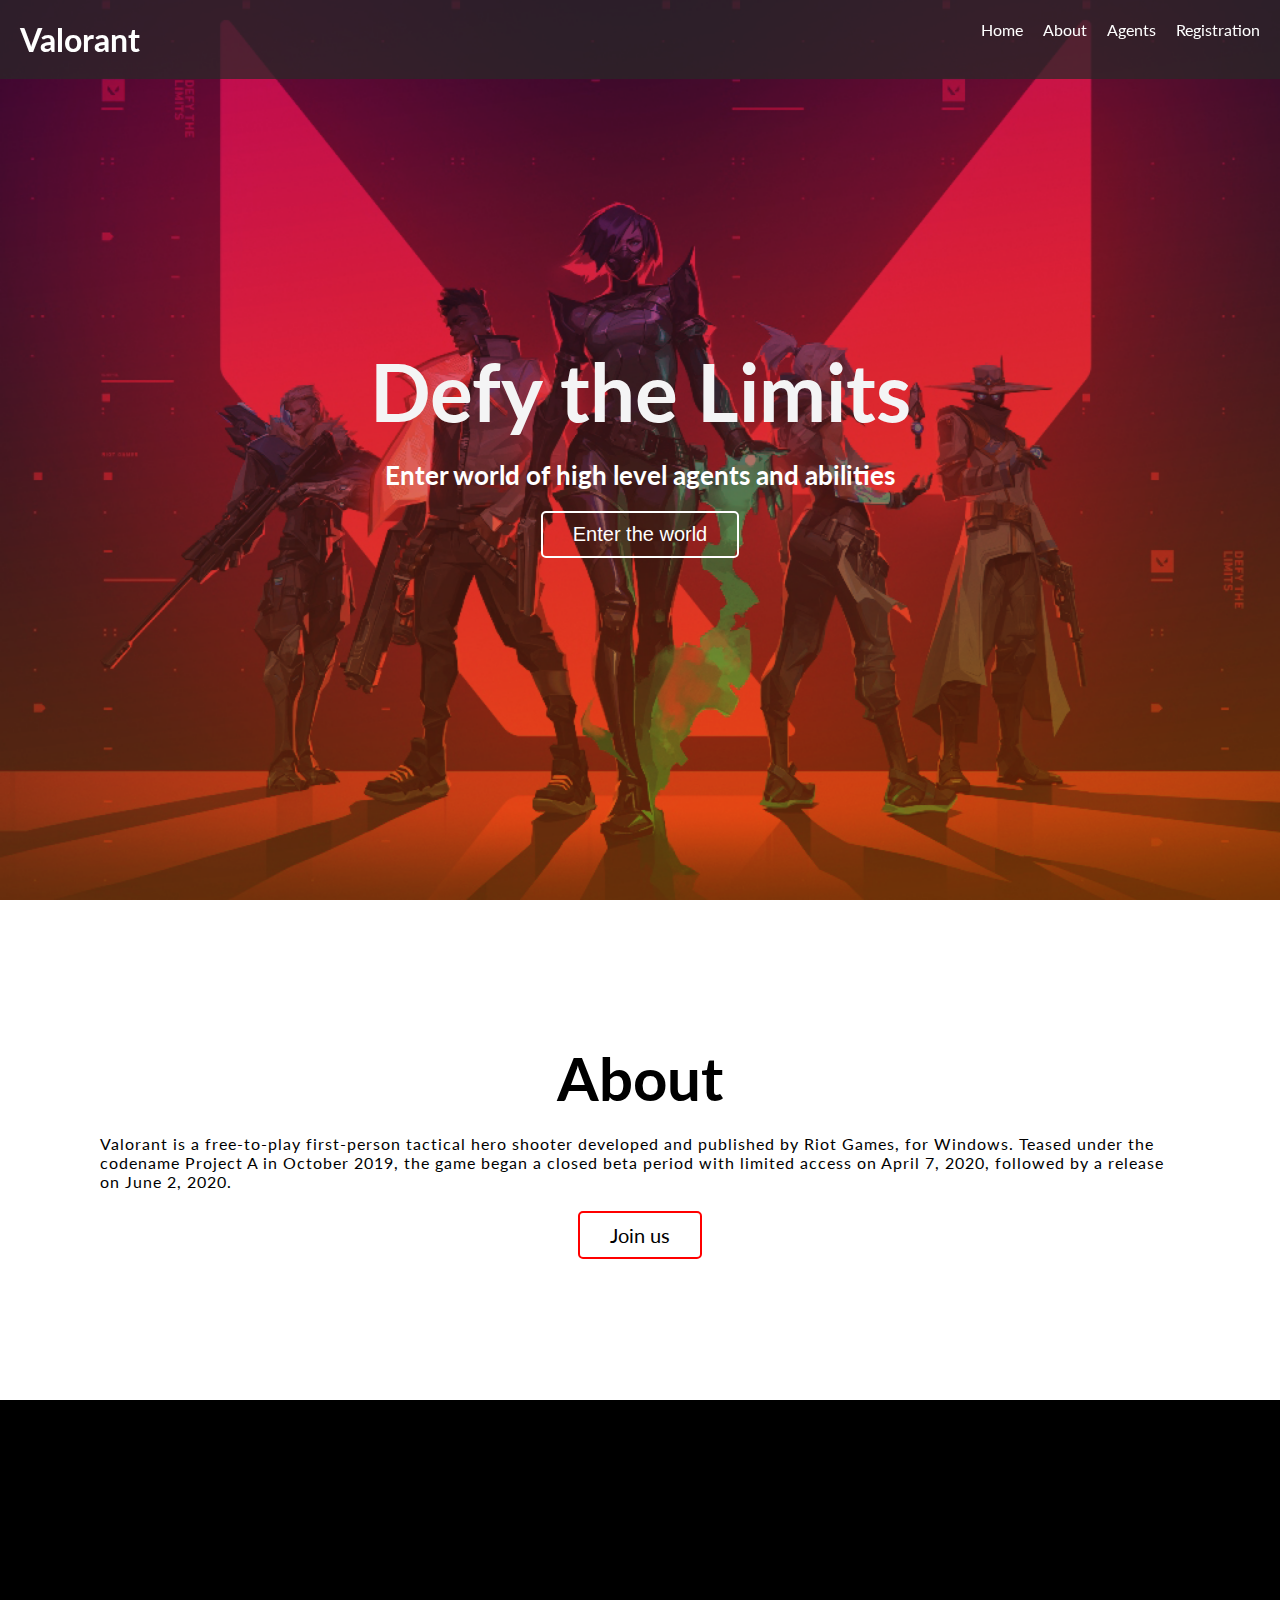
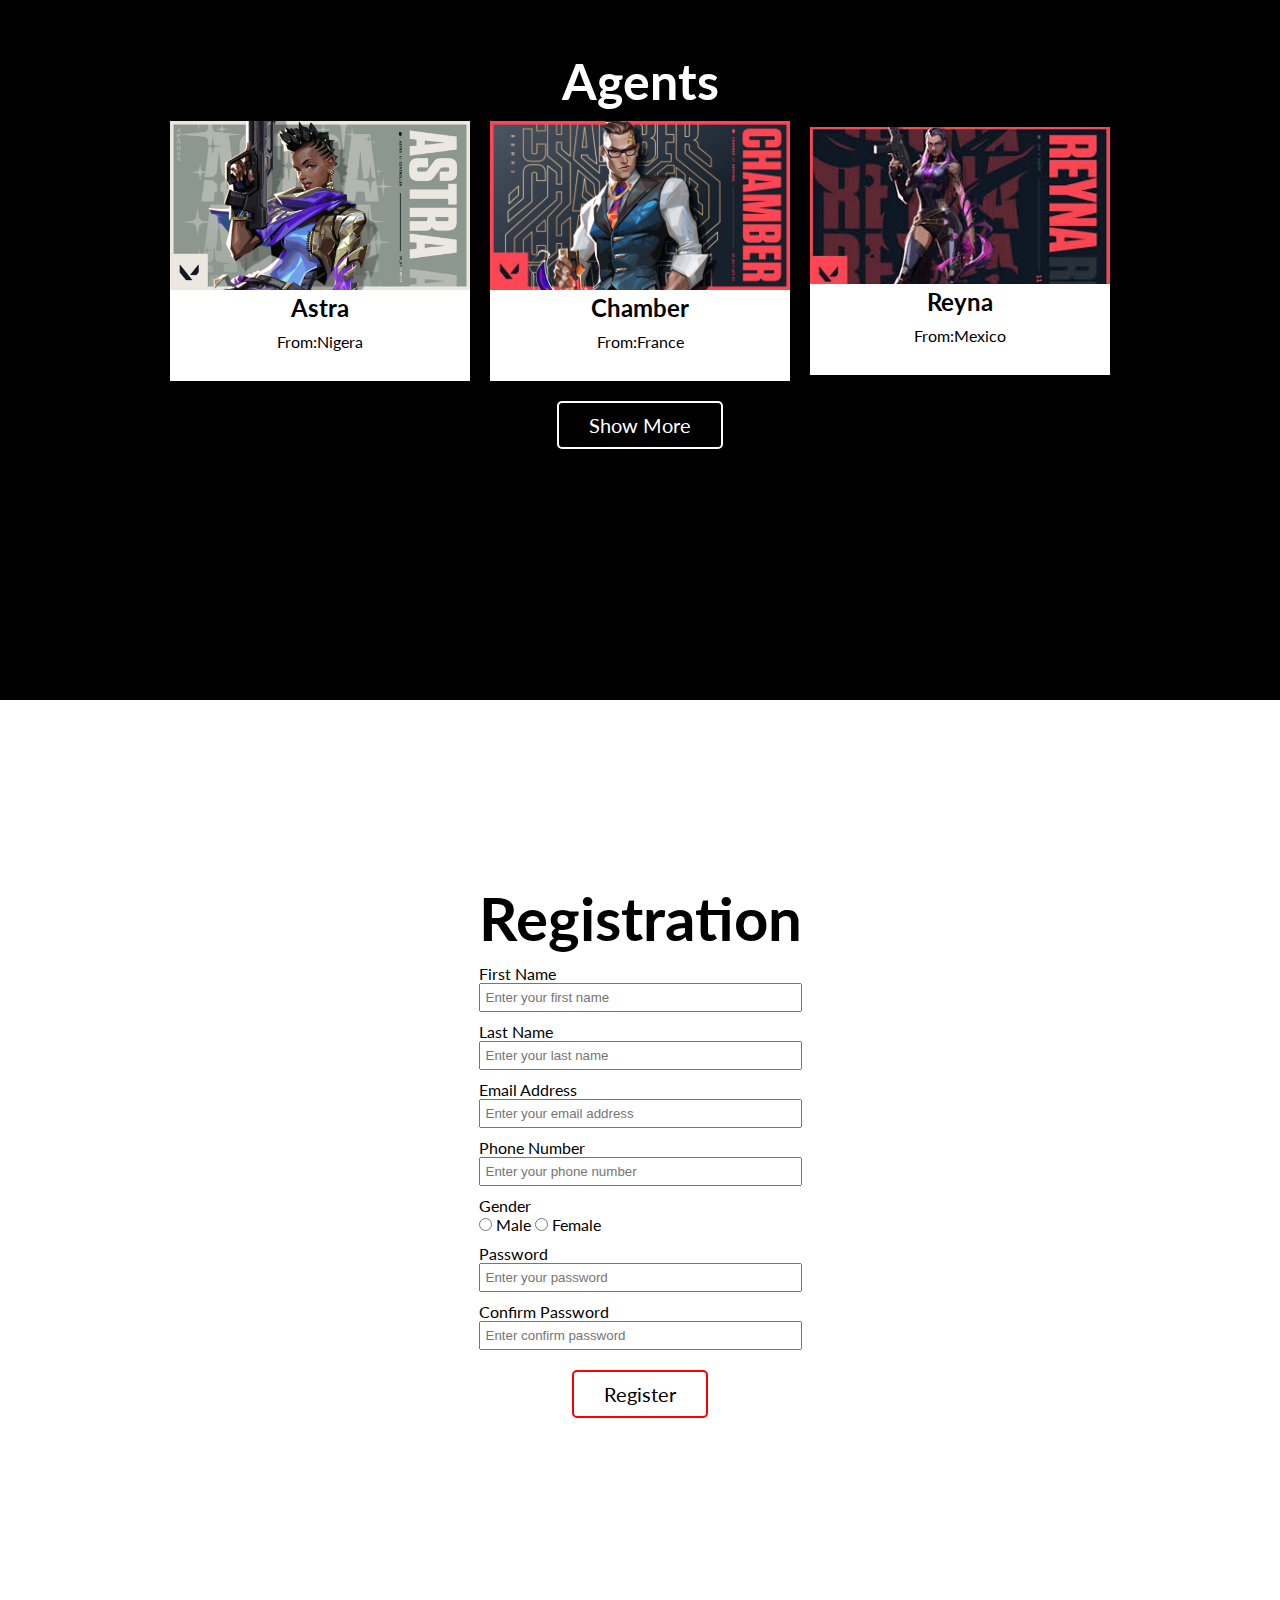
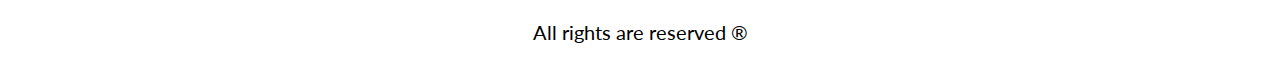
<file: Landing Page/index.html>
<!DOCTYPE html>
<html lang="en">
<head>
    <meta charset="UTF-8">
    <meta http-equiv="X-UA-Compatible" content="IE=edge">
    <meta name="viewport" content="width=device-width, initial-scale=1.0">
    <title>Project 1-Landing Page</title>
    <link rel="stylesheet" href="./style.css"/>
</head>
<body>
    <nav>
         <h1>Valorant</h1>
        <ul>
            <li><a href="#morale">Home</a></li>
            <li><a href="#about">About</a></li>
            <li><a href="#agents">Agents</a></li>
            <li><a href="#registration">Registration</a></li>
        </ul>
    </nav>
    <main>
        <section id="morale" class="morale">
        <h1 class="slogan">Defy the Limits</h1>
        <p class="mainline"><b>Enter world of high level agents and abilities</b></p>
        <button class="bton">Enter the world</button>
        </section>
        <section class="about" id="about">
            <h1 class="Top-line">About</h1>
            <p>Valorant is a free-to-play first-person tactical hero shooter developed and published by Riot Games, for Windows. Teased under the codename Project A in October 2019, the game began a closed beta period with limited access on April 7, 2020, followed by a release on June 2, 2020.</p>
            <button class="button">Join us</button>
        </section>
        <section id="agents" class="agents">
            <h1 class="top-heading">Agents</h1>
            <div>
                <div class="card">
                    <img src="./assests/images/astra.jpeg" alt="">
                    <h2>Astra</h2>
                    <p>From:<span>Nigera</span></p>
                </div>
                <div class="card">
                    <img src="./assests/images/chamberv.jpg" alt="">
                    <h2>Chamber</h2>
                    <p>From:<span>France</span></p>
                </div>  
                <div class="card">
                    <img src="./assests/images/reyna.jpg" alt="">
                    <h2>Reyna</h2>
                    <p>From:<span>Mexico</span></p>
                </div>  
            </div>
            <a class="bton" href="./products.html">Show More</a>            
        </section>
        <section id="registration" class="registration">
            <form>
                <h1 class="Top-line">Registration</h1>
                <div class="form-control">
                    <label for="first-name">First Name</label>
                    <input type="text" id="first-name" name="first-name" required placeholder="Enter your first name" />
                </div>
                <div class="form-control">
                    <label for="last-name">Last Name</label>
                    <input type="text" id="last-name" name="last-name"  required placeholder="Enter your last name" />
                </div>
                <div class="form-control">
                    <label for="email">Email Address</label>
                    <input type="email" id="email" name="email"  required placeholder="Enter your email address" />
                </div>
                <div class="form-control">
                    <label for="phone">Phone Number</label>
                    <input type="number" id="phone" name="phone" required placeholder="Enter your phone number" />
                </div>
                <div class="form-control">
                    <label for="gender">Gender</label>
                <div>
                    <input type="radio" id="gender" name="gender" value="male" /> Male
                    <input type="radio" id="gender" name="gender" value="female" /> Female
                </div>
                </div>
                <div class="form-control">
                    <label for="passowrd">Password</label>
                    <input type="password" id="password" name="password" required placeholder="Enter your password" />
                </div>
                <div class="form-control">
                    <label for="confirm-passowrd">Confirm Password</label>
                    <input type="password" id="confirm-password" name="password" required placeholder="Enter confirm password" />
                </div>
                <input class="button" type="submit" value="Register">
            </form>
        </section>
    </main>
    <footer>All rights are reserved &reg;</footer>
</body>
</html>
</file>
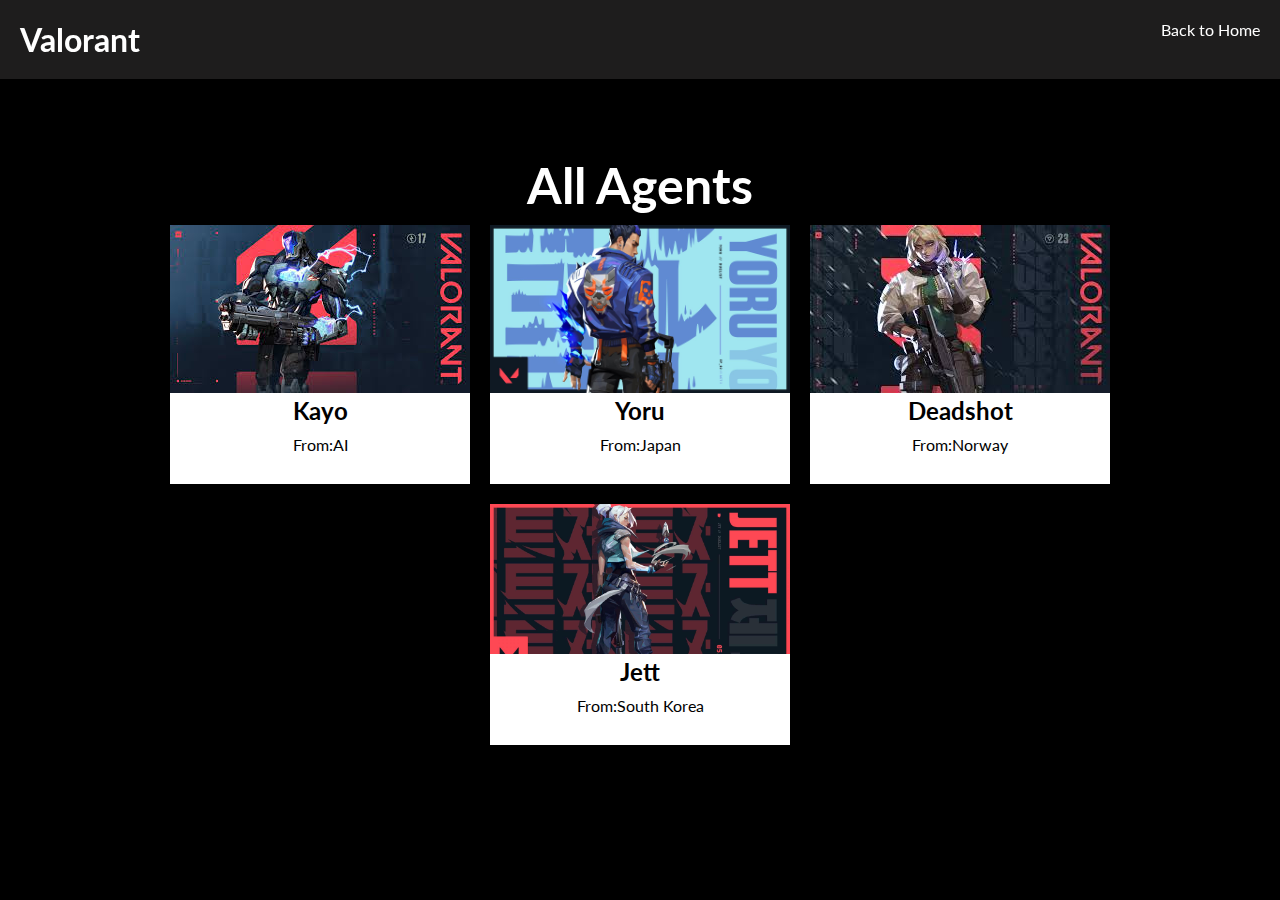
<file: Landing Page/products.html>
<!DOCTYPE html>
<html lang="en">
<head>
    <meta charset="UTF-8">
    <meta http-equiv="X-UA-Compatible" content="IE=edge">
    <meta name="viewport" content="width=device-width, initial-scale=1.0">
    <title>Project 1-Landing Page</title>
    <link rel="stylesheet" href="./style.css"/>
</head>
<body>
    <nav>
         <h1>Valorant</h1>
        <ul>
            <li><a href="./index.html">Back to Home</a></li>
        </ul>                  
    </nav>
    <main>
            <!-- Products main page                -->
        <section id="agents" class="agents">
            <h1 class="top-heading">All Agents</h1>
            <div>
                <!-- Cards -->
                <div class="card">
                    <img src="./assests/images/kayo.jpg" alt="">
                    <h2>Kayo</h2>
                    <p>From:<span>AI</span></p>
                </div>
                <div class="card">
                    <img src="./assests/images/yoru.jpg" alt="">
                    <h2>Yoru</h2>
                    <p>From:<span>Japan</span></p>
                </div>
                <div class="card">
                    <img src="./assests/images/deadshot.jpg" alt="">
                    <h2>Deadshot</h2>
                    <p>From:<span>Norway</span></p>
                </div>
                <div class="card">
                    <img src="./assests/images/jett.jpeg" alt="">
                    <h2>Jett</h2>
                    <p>From:<span>South Korea</span></p>
                </div>                                        
            </div>                                    
        </section>
    </main>    
</body>
</html>
</file>
<file: Landing Page/style.css>
@import url('https://fonts.googleapis.com/css2?family=Lato&display=swap');
*{
    box-sizing: border-box;
    margin: 0;
    padding: 0;
}
html{
    scroll-behavior: smooth;
}
body{
    font-family: 'Lato', sans-serif;
    position: relative;
    overflow-x: hidden;
}
nav{
    position: fixed;
    width: 100%;
    background-color: rgba(41, 39, 39, 0.733);
    color: white;
    padding: 20px;
    display: flex;
    text-align: center;
    justify-content: space-between;
}
nav ul li a{
    color: white;
    text-decoration: none;
}
nav ul li a:hover{
    color: red;
}
main section{
    width: 100vw;
    min-height: 100vh;
    padding: 100px;    
}
section.morale{
    color: white;
    display: flex;
    flex-direction: column;
    align-items: center;
    justify-content: center;
    background: url(./assests/images/valorant-characters-1.jpeg.png);
    background-position: center;
    background-repeat: no-repeat;
    background-size: cover;
    background-attachment: fixed;
    
}

nav ul{
    display: flex;
    list-style-type: none;
    gap: 20px;

}
nav ul li{
    color: white;
    text-decoration: none;
}   
.slogan{
    font-size: 80px;
    color: rgb(244, 244, 245);
}
.mainline{
    font-size: 26px;
}
section.morale p{
    padding: 20px 0;
}
.bton{
    padding: 10px 30px;
    background-color: transparent;
    border: 2px solid white;
    color: white;
    font-size: 20px;
    border-radius: 5px;
    cursor: pointer;    
}
.bton:hover{
    background-color: rgba(218, 65, 65, 0.753);
}
.bton:active{
    transform: scale(0.99);
}
section.about{
    display: flex;
    flex-direction: column;
    align-items: center;
    justify-content: center;
    min-height: 500px;
}
.Top-line{
    text-align: center;
    font-size: 60px;
}
section.about p{
    padding: 20px 0;
    letter-spacing: 1px;
}
.button{
    padding: 10px 30px;
    background-color: transparent;
    border: 2px solid red;
    color: black;
    font-size: 20px;
    font-family: 'Lato', sans-serif;
    border-radius: 5px;
    cursor: pointer;
}
button:hover{
    color: white;
    background-color: red;
}
.button:active{
    transform: scale(0.99);
}
section.agents{
    display: flex;
    align-items: center;
    justify-content: center;
    flex-direction: column;
    background-color: black;
    color: white;
}
section.agents h1{
    font-size: 50px;
}
section.agents > div{
    display: flex;
    align-items: center;
    justify-content: center;
    gap: 20px;
    flex-wrap: wrap;
    
    
}
section.agents h1{
    color: white;
    padding-bottom: 10px;
}

section.agents div .card img{
    width: 300px;
}
.card{
    width: 300px;
   background-color: white;
   color: black;
   padding-bottom: 20px;
   text-align: center;
}
.card p{
    padding: 10px;
}
section.agents a{
    text-decoration: unset;
    margin-top: 20px;
}
footer{
    background-color: white;
    color: black;
    font-size: 20px;
    padding: 20px;
    text-align: center;
}
section.registration{
    display: flex;
    flex-direction: column;
    align-items: center;
    justify-content: center;
}
.form-control{
    display: flex;
    flex-direction: column;        
    padding-top: 10px;
    width: 100%;
}
form{
    display: flex;
    flex-direction: column;
    align-items: center;
}
.form-control input{
    padding: 5px;
}
form > input[type="submit"] {
    margin-top: 20px;
}
</file>
